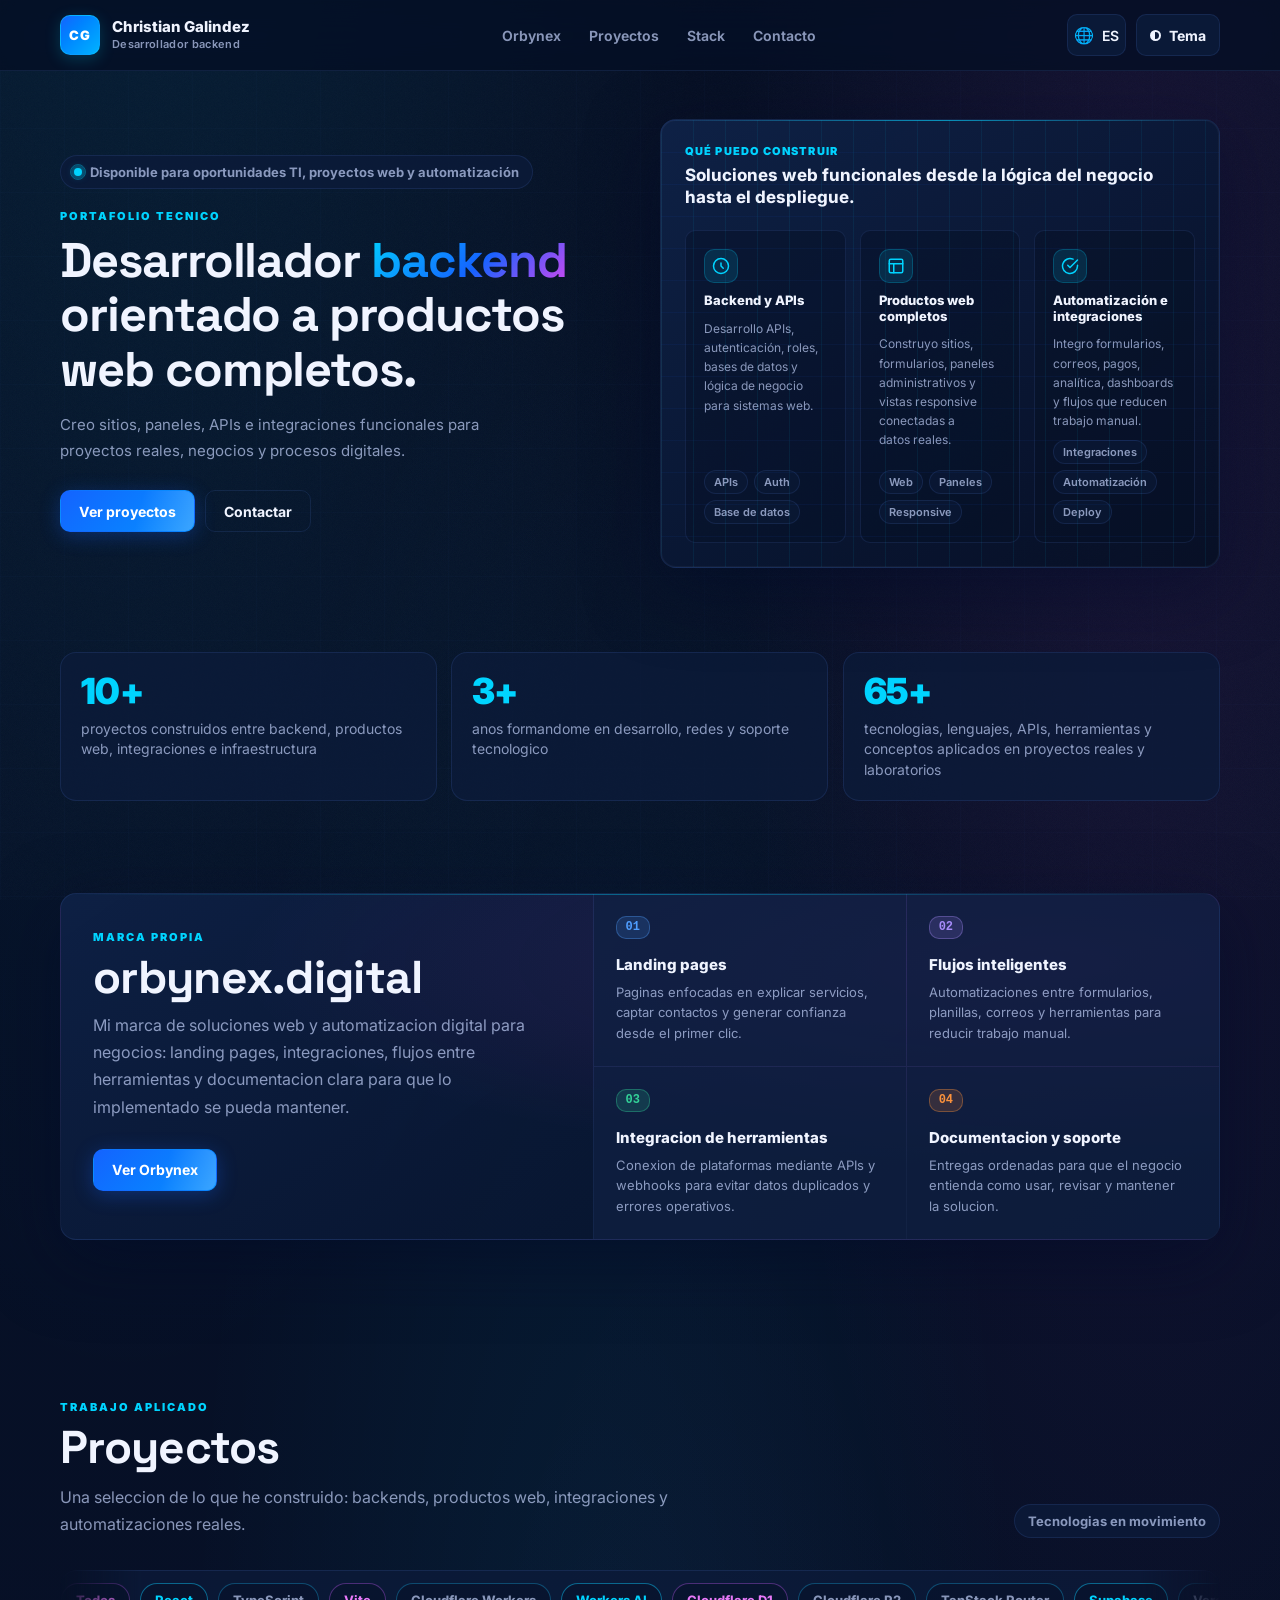
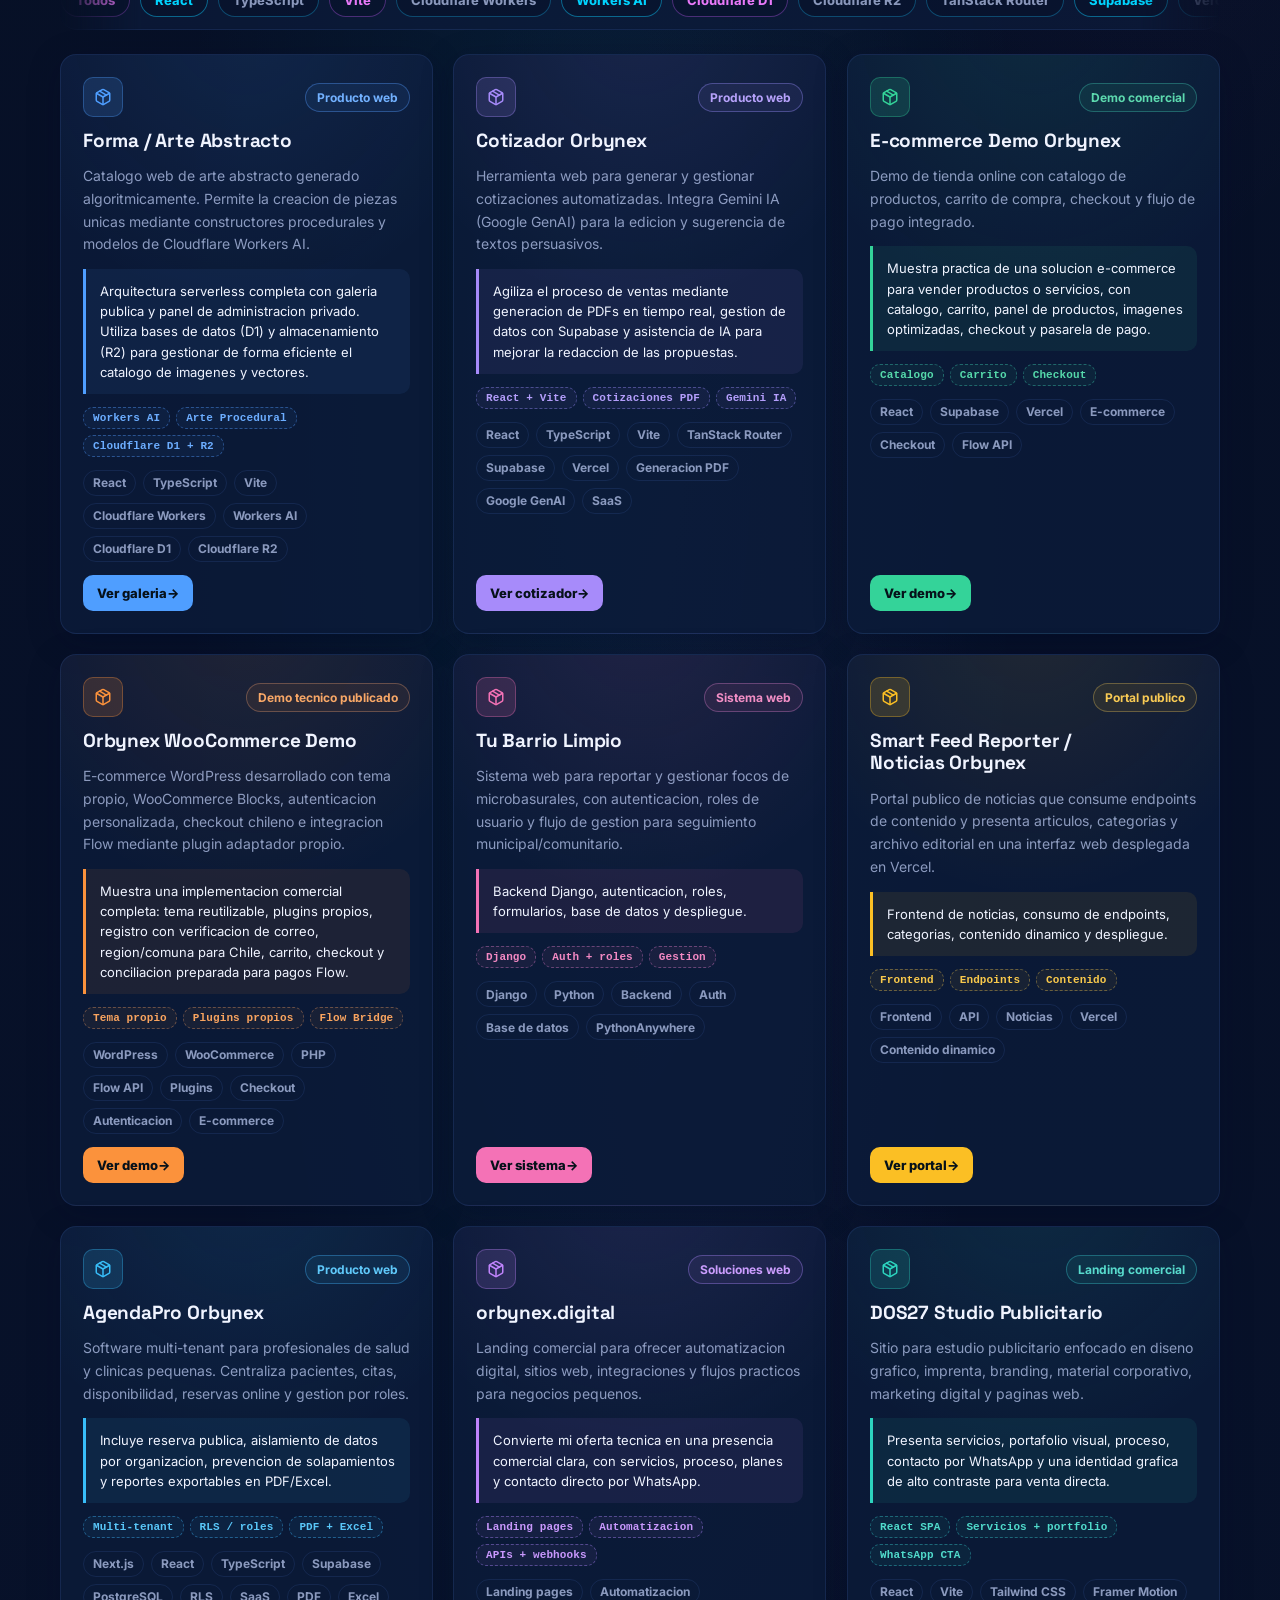
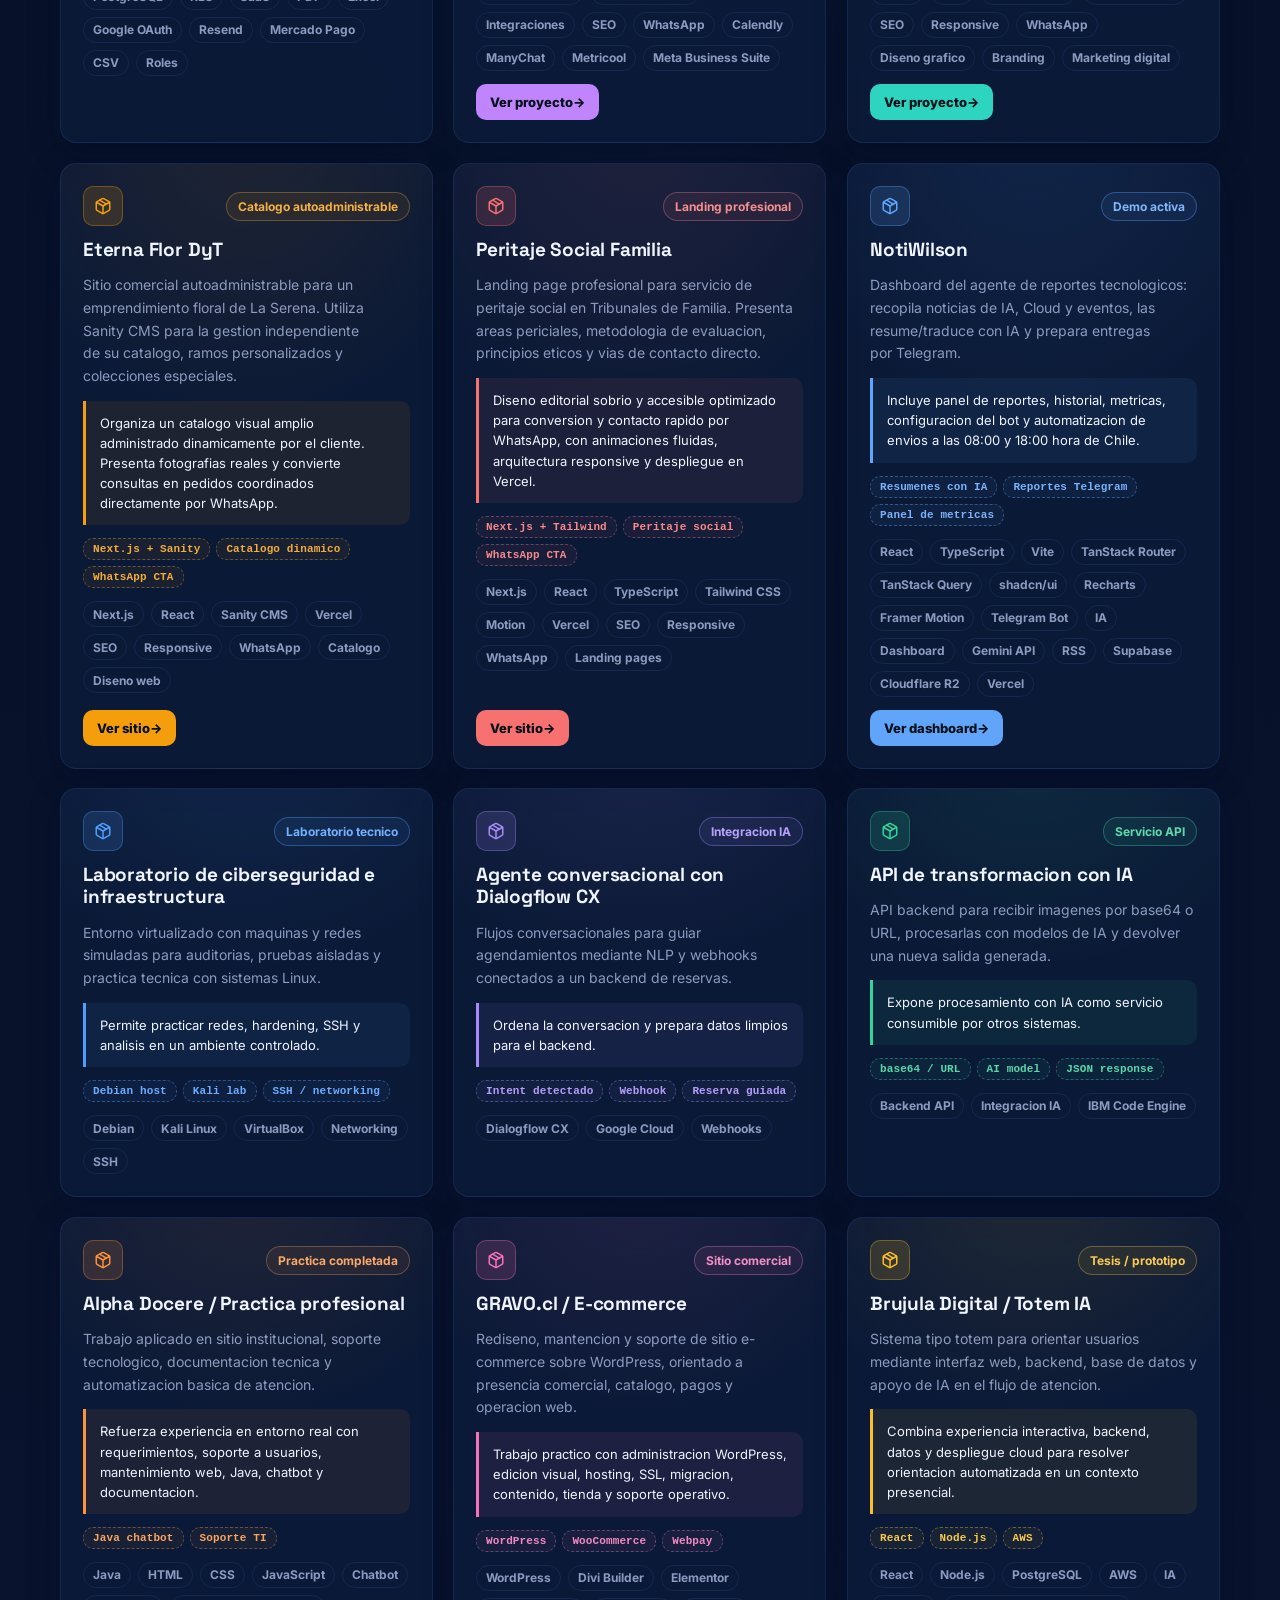
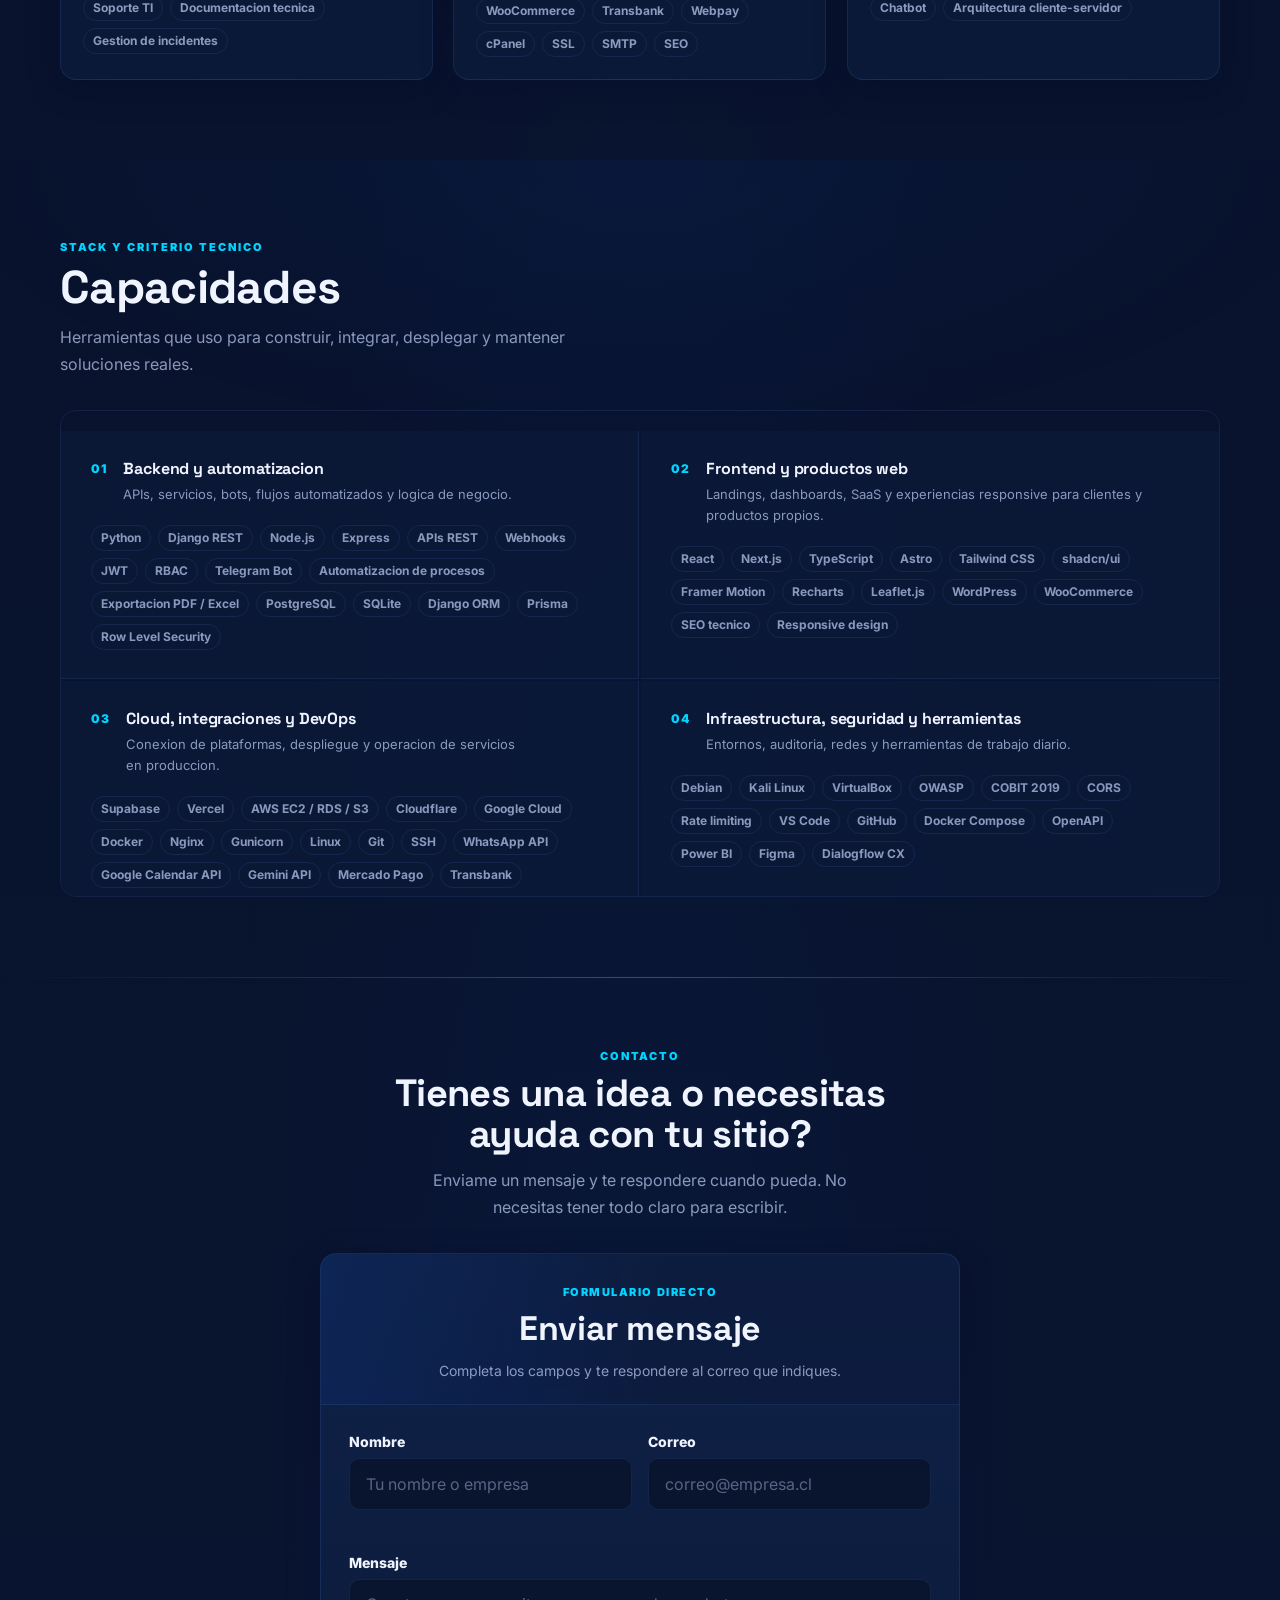
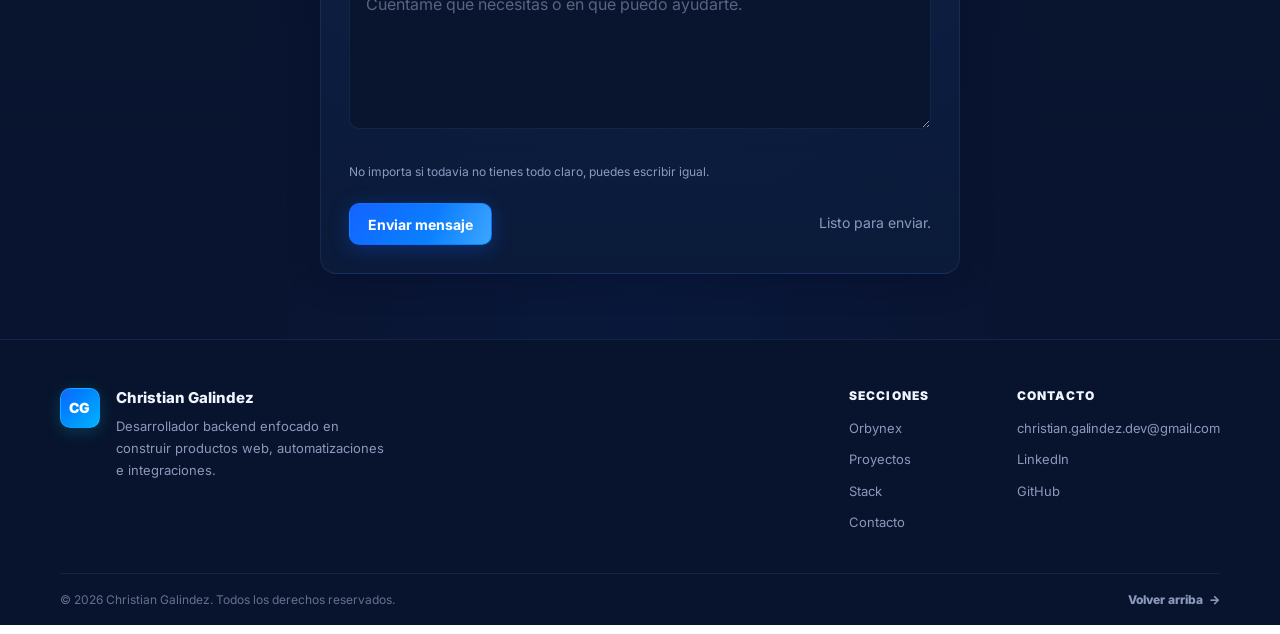
<file: index.html>
<!doctype html>
<html lang="es" id="html-root">

<head>
  <meta charset="utf-8" />
  <meta name="viewport" content="width=device-width,initial-scale=1" />
  <meta name="description"
    content="Portafolio tecnico de Christian Galindez: backend, APIs, automatizacion, Linux e integraciones." />
  <title>Christian Galindez | Backend, APIs e Integraciones</title>

  <meta property="og:title" content="Christian Galindez | Backend, APIs e Integraciones" />
  <meta property="og:description"
    content="Portafolio tecnico con proyectos backend, automatizacion, integraciones y experiencia en infraestructura." />
  <meta property="og:type" content="website" />
  <meta property="og:image" content="assets/img/og-preview.svg" />
  <meta name="theme-color" content="#071A3D" media="(prefers-color-scheme: dark)" />
  <meta name="theme-color" content="#f5f7fb" media="(prefers-color-scheme: light)" />
  <link rel="canonical" href="https://portafolio.orbynexdigital.cl/" />
  <link rel="icon" href="assets/icons/favicon.svg" type="image/svg+xml" />

  <script type="text/javascript">
    (function (c, l, a, r, i, t, y) {
      c[a] = c[a] || function () { (c[a].q = c[a].q || []).push(arguments) };
      t = l.createElement(r); t.async = 1; t.src = "https://www.clarity.ms/tag/" + i;
      y = l.getElementsByTagName(r)[0]; y.parentNode.insertBefore(t, y);
    })(window, document, "clarity", "script", "xitm3bllyn");
  </script>

  <link rel="preconnect" href="https://fonts.googleapis.com" />
  <link rel="preconnect" href="https://fonts.gstatic.com" crossorigin />
  <link
    href="https://fonts.googleapis.com/css2?family=Inter:wght@400;500;600;700;800&family=Space+Grotesk:wght@500;600;700&display=swap"
    rel="stylesheet" />

  <link rel="stylesheet" href="css/styles.css" />
</head>

<body data-theme="dark">
  <a class="skip-link" href="#main" data-i18n="a11y.skip">Saltar al contenido</a>
  <div class="bg-grid" aria-hidden="true"></div>
  <div class="page-floaters" id="page-floaters" aria-hidden="true"></div>

  <header class="topbar">
    <div class="container">
      <div class="topbar-inner">
        <a class="brand" href="#top" aria-label="Ir al inicio" data-i18n-aria-label="a11y.home">
          <span class="logo" aria-hidden="true" data-i18n="brand.logo">CG</span>
          <span>
            <strong data-i18n="brand.name">Christian Galindez</strong>
            <small data-i18n="brand.role">Desarrollador backend</small>
          </span>
        </a>

        <nav class="nav" aria-label="Secciones principales" data-i18n-aria-label="a11y.nav">
          <a href="#orbynex" data-i18n="nav.orbynex">Orbynex</a>
          <a href="#projects" data-i18n="nav.projects">Proyectos</a>
          <a href="#skills" data-i18n="nav.skills">Stack</a>
          <a href="#contacto" data-i18n="nav.contact">Contacto</a>
        </nav>

        <div class="actions">
          <div class="lang-selector" id="langSelector">
            <button class="icon-btn" aria-label="Idioma" aria-expanded="false" aria-controls="langDropdown">
              🌐 <span id="currentLangDisplay">ES</span>
            </button>
            <div class="lang-dropdown" id="langDropdown" aria-hidden="true">
              <button type="button" data-lang="es">Español</button>
              <button type="button" data-lang="en">English</button>
              <button type="button" data-lang="pt">Português</button>
            </div>
          </div>

          <button class="icon-btn menu-btn" id="menuBtn" type="button" aria-label="Abrir menu" data-i18n-aria-label="a11y.menu_open" aria-expanded="false" aria-controls="mobileNav">
            <span aria-hidden="true"></span>
          </button>
          <button class="btn theme-btn" id="themeBtn" type="button" aria-label="Cambiar tema" data-i18n-aria-label="a11y.theme">
            <span class="theme-dot" aria-hidden="true"></span>
            Tema
          </button>
        </div>
      </div>

      <nav class="mobile-nav" id="mobileNav" aria-label="Secciones moviles" data-i18n-aria-label="a11y.mobile_nav">
        <a href="#orbynex" data-i18n="nav.orbynex">Orbynex</a>
        <a href="#projects" data-i18n="nav.projects">Proyectos</a>
        <a href="#skills" data-i18n="nav.skills">Stack</a>
        <a href="#contacto" data-i18n="nav.contact">Contacto</a>
      </nav>
    </div>
  </header>

  <main id="main">
    <section class="hero" id="top" aria-labelledby="hero-title">
      <div class="hero-floaters" id="hero-floaters" aria-hidden="true"></div>
      <div class="container hero-layout">
        <div class="hero-copy reveal">
          <span class="status-pill">
            <span class="status-dot" aria-hidden="true"></span>
            <span id="hero-disponibilidad"></span>
          </span>

          <p class="eyebrow" data-i18n="hero.eyebrow">Portafolio tecnico</p>
          <h1 id="hero-title"><span id="hero-headline"></span></h1>
          <p class="hero-lead" id="hero-desc"></p>

          <div class="hero-actions">
            <a class="btn primary" href="#projects" data-i18n="hero.btn_projects">Ver proyectos</a>
            <a class="btn quiet" href="#contacto" data-i18n="hero.btn_contact">Contactar</a>
          </div>

          <div class="hero-tags" id="hero-tags"></div>
        </div>

        <div class="workbench reveal" aria-label="Qué puedo construir" data-i18n-aria-label="a11y.wb_title">
          <div class="wb-intro">
            <p class="wb-label" data-i18n="wb.eyebrow">QUÉ PUEDO CONSTRUIR</p>
            <p class="wb-sub" data-i18n="wb.desc">Soluciones web funcionales desde la lógica del negocio hasta el despliegue.</p>
          </div>

          <div class="wb-steps">
            <div class="wb-step">
              <span class="wb-icon" aria-hidden="true">
                <svg width="18" height="18" viewBox="0 0 24 24" fill="none" stroke="currentColor" stroke-width="2" stroke-linecap="round" stroke-linejoin="round"><circle cx="12" cy="12" r="10"/><path d="M12 8v4l3 3"/></svg>
              </span>
              <strong data-i18n="wb.steps.0.title">Backend y APIs</strong>
              <p data-i18n="wb.steps.0.desc">Desarrollo APIs, autenticación, roles, bases de datos y lógica de negocio para sistemas web.</p>
              <div class="wb-step-tags" aria-label="Backend y APIs" data-i18n-aria-label="a11y.wb_step1">
                <span class="wb-tag">APIs</span>
                <span class="wb-tag">Auth</span>
                <span class="wb-tag">Base de datos</span>
              </div>
            </div>
            <span class="wb-arrow" aria-hidden="true">→</span>
            <div class="wb-step">
              <span class="wb-icon" aria-hidden="true">
                <svg width="18" height="18" viewBox="0 0 24 24" fill="none" stroke="currentColor" stroke-width="2" stroke-linecap="round" stroke-linejoin="round"><rect x="3" y="3" width="18" height="18" rx="2"/><path d="M3 9h18M9 21V9"/></svg>
              </span>
              <strong data-i18n="wb.steps.1.title">Productos web completos</strong>
              <p data-i18n="wb.steps.1.desc">Construyo sitios, formularios, paneles administrativos y vistas responsive conectadas a datos reales.</p>
              <div class="wb-step-tags" aria-label="Productos web completos" data-i18n-aria-label="a11y.wb_step2">
                <span class="wb-tag">Web</span>
                <span class="wb-tag">Paneles</span>
                <span class="wb-tag">Responsive</span>
              </div>
            </div>
            <span class="wb-arrow" aria-hidden="true">→</span>
            <div class="wb-step">
              <span class="wb-icon" aria-hidden="true">
                <svg width="18" height="18" viewBox="0 0 24 24" fill="none" stroke="currentColor" stroke-width="2" stroke-linecap="round" stroke-linejoin="round"><path d="M22 11.08V12a10 10 0 1 1-5.93-9.14"/><polyline points="22 4 12 14.01 9 11.01"/></svg>
              </span>
              <strong data-i18n="wb.steps.2.title">Automatización e integraciones</strong>
              <p data-i18n="wb.steps.2.desc">Integro formularios, correos, pagos, analítica, dashboards y flujos que reducen trabajo manual.</p>
              <div class="wb-step-tags" aria-label="Automatización e integraciones" data-i18n-aria-label="a11y.wb_step3">
                <span class="wb-tag">Integraciones</span>
                <span class="wb-tag">Automatización</span>
                <span class="wb-tag">Deploy</span>
              </div>
            </div>
          </div>
        </div>
      </div>
    </section>

    <section class="proof-strip" aria-label="Indicadores principales">
      <div class="container proof-grid" id="proof-stats"></div>
    </section>

    <section class="section-block venture-section" id="orbynex" aria-labelledby="orbynex-heading">
      <div class="container">
        <div class="venture-panel reveal">
          <div class="venture-copy">
            <p class="eyebrow" data-i18n="orbynex.eyebrow">Marca propia</p>
            <h2 id="orbynex-heading"><span id="venture-name"></span></h2>
            <p class="section-desc" id="venture-summary"></p>
            <div class="venture-actions">
              <a class="btn primary" id="venture-link" href="#" target="_blank" rel="noopener" data-i18n="orbynex.btn">Ver Orbynex</a>
            </div>
          </div>

          <div class="venture-services" id="venture-services"></div>
        </div>
      </div>
    </section>

    <section class="section-block" id="projects" aria-labelledby="projects-heading">
      <div class="container">
        <div class="section-head reveal">
          <div>
            <p class="eyebrow" data-i18n="projects.eyebrow">Trabajo aplicado</p>
            <h2 id="projects-heading" data-i18n="projects.title">Proyectos</h2>
            <p class="section-desc" data-i18n="projects.desc">Una seleccion de lo que he construido: backends, productos web, integraciones y automatizaciones reales.</p>
          </div>
          <span class="pill" data-i18n="projects.marquee">Tecnologias en movimiento</span>
        </div>

        <div class="tech-marquee" id="filter-bar" aria-label="Tecnologias usadas en proyectos"></div>
        <div class="projects-grid" id="projects-grid"></div>
      </div>
    </section>

    <section class="section-block stack-section" id="skills" aria-labelledby="skills-heading">
      <div class="container">
        <div class="section-head reveal">
          <div>
            <p class="eyebrow" data-i18n="skills.eyebrow">Stack y criterio tecnico</p>
            <h2 id="skills-heading" data-i18n="skills.title">Capacidades</h2>
            <p class="section-desc" data-i18n="skills.desc">Herramientas que uso para construir, integrar, desplegar y mantener soluciones reales.</p>
          </div>
        </div>

        <div class="capability-grid" id="skills-grid"></div>
      </div>
    </section>

    <section class="section-block contact-section" id="contacto" aria-labelledby="contact-heading">
      <div class="container">
        <div class="contact-section-head reveal">
          <p class="eyebrow" data-i18n="contact.eyebrow">Contacto</p>
          <h2 id="contact-heading" data-i18n="contact.title">Tienes una idea o necesitas ayuda con tu sitio?</h2>
          <p class="section-desc" id="contact-pitch"></p>
        </div>

        <div class="contact-shell">
          <div class="contact-form-card reveal">
            <div class="form-card-head form-card-head--center">
              <span data-i18n="contact.form_label">Formulario directo</span>
              <h3 data-i18n="contact.form_title">Enviar mensaje</h3>
              <p data-i18n="contact.form_desc">Completa los campos y te respondere al correo que indiques.</p>
            </div>

            <form class="contact-form" id="contact-form" novalidate>
              <input type="hidden" name="access_key" value="f1db6074-f8c9-4930-9d18-9f3fea62ae00" />
              <input type="hidden" name="subject" value="Nueva consulta desde el sitio web de Orbynex Digital" />
              <input type="hidden" name="from_name" value="Sitio web Orbynex Digital" />
              <input class="botcheck-field" type="checkbox" name="botcheck" tabindex="-1" autocomplete="off" />

              <div class="form-grid">
                <div class="form-field">
                  <label for="name" data-i18n="contact.name_lbl">Nombre</label>
                  <input id="name" type="text" name="name" autocomplete="name" placeholder="Tu nombre o empresa" data-i18n-placeholder="contact.name_ph" aria-describedby="name-error" required />
                  <span class="field-error" id="name-error"></span>
                </div>

                <div class="form-field">
                  <label for="email" data-i18n="contact.email_lbl">Correo</label>
                  <input id="email" type="email" name="email" inputmode="email" autocomplete="email" placeholder="correo@empresa.cl" data-i18n-placeholder="contact.email_ph" aria-describedby="email-error" required />
                  <span class="field-error" id="email-error"></span>
                </div>
              </div>

              <div class="form-field">
                <label for="message" data-i18n="contact.msg_lbl">Mensaje</label>
                <textarea id="message" name="message" rows="6" placeholder="Cuentame que necesitas o en que puedo ayudarte." data-i18n-placeholder="contact.msg_ph" aria-describedby="message-error form-helper" required></textarea>
                <span class="field-error" id="message-error"></span>
                <span class="form-helper" id="form-helper" data-i18n="contact.msg_help">No importa si todavia no tienes todo claro, puedes escribir igual.</span>
              </div>

              <div class="form-actions">
                <button class="btn primary" id="contact-submit" type="submit" data-i18n="contact.btn">Enviar mensaje</button>
                <p class="form-status" id="form-status" role="status" aria-live="polite" data-i18n="contact.status_ready">Listo para enviar.</p>
              </div>
            </form>
          </div>
        </div>
      </div>
    </section>

    <footer>
      <div class="footer-rain" id="footer-rain" aria-hidden="true"></div>
      <div class="container footer-top">
        <div class="footer-brand">
          <span class="logo footer-logo" aria-hidden="true" data-i18n="footer.logo">CG</span>
          <div>
            <strong data-i18n="footer.name">Christian Galindez</strong>
            <p data-i18n="footer.desc">Desarrollador backend enfocado en construir productos web, automatizaciones e integraciones.</p>
          </div>
        </div>

        <nav class="footer-nav" aria-label="Navegacion del footer" data-i18n-aria-label="a11y.footer_nav">
          <div class="footer-col">
            <span class="footer-col-title" data-i18n="footer.col_sections">Secciones</span>
            <a href="#orbynex" data-i18n="nav.orbynex">Orbynex</a>
            <a href="#projects" data-i18n="nav.projects">Proyectos</a>
            <a href="#skills" data-i18n="nav.skills">Stack</a>
            <a href="#contacto" data-i18n="nav.contact">Contacto</a>
          </div>
          <div class="footer-col">
            <span class="footer-col-title" data-i18n="footer.col_contact">Contacto</span>
            <span class="footer-email" id="contact-email">christian.galindez.dev@gmail.com</span>
            <a class="link-linkedin" href="#" target="_blank" rel="noopener">LinkedIn</a>
            <a class="link-github" href="#" target="_blank" rel="noopener">GitHub</a>
          </div>
        </nav>
      </div>

      <div class="container footer-bottom">
        <span class="footer-copy">&copy; <span id="year"></span> Christian Galindez. <span data-i18n="footer.rights">Todos los derechos reservados.</span></span>
        <a class="section-link footer-up" href="#top" data-i18n="footer.top">Volver arriba</a>
      </div>
    </footer>
  </main>

  <script src="js/main.js"></script>
</body>

</html>
</file>
<file: css/styles.css>
/* ======================================================
   VARIABLES
   ====================================================== */
:root {
  --bg: #060f24;
  --bg-soft: #091430;
  --surface: #0c1b3a;
  --surface-strong: #0f2248;
  --text: #f0f4ff;
  --muted: rgba(200, 215, 255, .68);
  --line: rgba(100, 150, 255, .12);
  --accent: #00d4ff;
  --accent-2: #1463ff;
  --accent-3: #d946ef;
  --accent-soft: #e879f9;
  --graphite: #111827;
  --soft-cloud: #f5f8ff;
  --danger: #ff6b6b;
  --success: #34d399;
  --shadow: 0 20px 70px rgba(0, 10, 40, .50);
  --shadow-card: 0 8px 32px rgba(0, 10, 40, .30);
  --shadow-glow: 0 0 40px rgba(0, 212, 255, .10);
  --radius: 10px;
  --radius-lg: 16px;
  --max: 1160px;
  --transition: .22s cubic-bezier(.4, 0, .2, 1);

  /* Mouse-tracking gradient orb — updated by JS */
  --glow-x: 50%;
  --glow-y: 30%;
  --glow-opacity-bg: 0.0;
}

[data-theme="light"] {
  --bg: #f0f4ff;
  --bg-soft: #e6edff;
  --surface: #ffffff;
  --surface-strong: #eef3ff;
  --text: #0c1535;
  --muted: rgba(12, 21, 53, .60);
  --line: rgba(20, 99, 255, .10);
  --shadow: 0 14px 40px rgba(7, 26, 61, .12);
  --shadow-card: 0 6px 24px rgba(7, 26, 61, .09);
  --shadow-glow: 0 0 40px rgba(0, 212, 255, .06);
}

[data-theme="light"] body {
  /*
    Light mode: azul suave + rosa/magenta offset — más visible que
    antes pero sin saturar el fondo blanco. El orbe cian se mantiene
    tenue y el magenta le da el toque de color pedido.
  */
  background:
    radial-gradient(ellipse 58% 46% at calc(var(--glow-x) - 3%) calc(var(--glow-y) - 2%), rgba(20, 99, 255, calc(var(--glow-opacity-bg) * 0.10 + 0.04)) 0%, transparent 62%),
    radial-gradient(ellipse 42% 34% at calc(var(--glow-x) + 5%) calc(var(--glow-y) + 5%), rgba(217, 70, 239, calc(var(--glow-opacity-bg) * 0.08 + 0.025)) 0%, transparent 55%),
    radial-gradient(ellipse 70% 45% at 10% -8%, rgba(20, 99, 255, .06) 0%, transparent 60%),
    radial-gradient(ellipse 55% 38% at 88% 4%, rgba(217, 70, 239, .05) 0%, transparent 55%),
    radial-gradient(ellipse 50% 55% at 50% 100%, rgba(20, 99, 255, .04) 0%, transparent 65%),
    linear-gradient(180deg, var(--bg) 0%, var(--bg-soft) 100%);
}

/* ======================================================
   RESET & BASE
   ====================================================== */
* {
  box-sizing: border-box;
}

html {
  scroll-behavior: smooth;
}

body {
  margin: 0;
  min-height: 100vh;
  /*
    Two-color mouse orb: cian on the left side of the cursor,
    a faint magenta halo slightly offset — gives depth without
    being garish. The JS keeps --glow-x/y updated via lerp.
  */
  background:
    radial-gradient(ellipse 55% 42% at calc(var(--glow-x) - 3%) calc(var(--glow-y) - 2%), rgba(0, 212, 255, calc(var(--glow-opacity-bg) * 0.20 + 0.07)) 0%, transparent 60%),
    radial-gradient(ellipse 40% 32% at calc(var(--glow-x) + 5%) calc(var(--glow-y) + 4%), rgba(217, 70, 239, calc(var(--glow-opacity-bg) * 0.12 + 0.03)) 0%, transparent 55%),
    radial-gradient(ellipse 80% 50% at 10% -10%, rgba(0, 212, 255, .10) 0%, transparent 60%),
    radial-gradient(ellipse 60% 40% at 90% 5%, rgba(217, 70, 239, .08) 0%, transparent 55%),
    radial-gradient(ellipse 50% 60% at 50% 100%, rgba(20, 99, 255, .06) 0%, transparent 65%),
    linear-gradient(180deg, var(--bg) 0%, var(--bg-soft) 100%);
  color: var(--text);
  font-family: "Inter", ui-sans-serif, system-ui, -apple-system, BlinkMacSystemFont, "Segoe UI", Arial, sans-serif;
  overflow-x: hidden;
  -webkit-font-smoothing: antialiased;
  /* No CSS transition on background — JS handles smoothness via lerp */
}

/* Subtle noise/grain texture overlay */
body::before {
  content: "";
  position: fixed;
  inset: 0;
  z-index: -1;
  pointer-events: none;
  opacity: 0.028;
  background-image: url("data:image/svg+xml,%3Csvg viewBox='0 0 256 256' xmlns='http://www.w3.org/2000/svg'%3E%3Cfilter id='noise'%3E%3CfeTurbulence type='fractalNoise' baseFrequency='0.9' numOctaves='4' stitchTiles='stitch'/%3E%3C/filter%3E%3Crect width='100%25' height='100%25' filter='url(%23noise)'/%3E%3C/svg%3E");
  background-size: 180px 180px;
}

[data-theme="light"] body::before {
  opacity: 0.016;
}

body::selection {
  background: rgba(0, 212, 255, .24);
}

a {
  color: inherit;
  text-decoration: none;
}

button,
input,
textarea {
  font: inherit;
}

[hidden] {
  display: none !important;
}

h1,
h2,
h3,
p {
  text-wrap: pretty;
}

h1,
h2,
h3 {
  font-family: "Space Grotesk", "Inter", ui-sans-serif, system-ui, sans-serif;
}

h1 {
  margin: 0;
  max-width: 18ch;
  font-size: clamp(30px, 3.8vw, 52px);
  line-height: 1.08;
  letter-spacing: -.022em;
}

/* Gradient accent word inside the hero headline */
#hero-headline .grad,
.grad-text {
  background: linear-gradient(135deg, var(--accent) 0%, var(--accent-2) 55%, var(--accent-3) 100%);
  -webkit-background-clip: text;
  background-clip: text;
  -webkit-text-fill-color: transparent;
  color: transparent;
}

#hero-title {
  line-height: 1.12;
}

.hero-mobile-break {
  display: none;
}

h2 {
  margin: 0;
  font-size: clamp(28px, 4vw, 46px);
  line-height: 1.04;
  letter-spacing: -.015em;
}

h3 {
  margin: 0;
  font-size: 21px;
  line-height: 1.18;
  letter-spacing: -.01em;
}

/* ======================================================
   LAYOUT
   ====================================================== */
.container {
  width: min(100% - 36px, var(--max));
  margin: 0 auto;
}

/* ======================================================
   BACKGROUND GRID
   ====================================================== */
.bg-grid {
  position: fixed;
  inset: 0;
  z-index: -1;
  pointer-events: none;
  opacity: .18;
  background-image:
    linear-gradient(to right, rgba(100, 160, 255, .12) 1px, transparent 1px),
    linear-gradient(to bottom, rgba(100, 160, 255, .12) 1px, transparent 1px);
  background-size: 64px 64px;
}

[data-theme="light"] .bg-grid {
  opacity: .28;
  background-image:
    linear-gradient(to right, rgba(20, 99, 255, .07) 1px, transparent 1px),
    linear-gradient(to bottom, rgba(20, 99, 255, .07) 1px, transparent 1px);
}

/* ======================================================
   SKIP LINK
   ====================================================== */
.skip-link {
  position: absolute;
  top: -100%;
  left: 16px;
  z-index: 1000;
  padding: 10px 14px;
  border-radius: 0 0 var(--radius) var(--radius);
  background: var(--accent);
  color: #06111a;
  font-weight: 800;
  transition: top var(--transition);
}

.skip-link:focus {
  top: 0;
}

/* ======================================================
   HEADER / TOPBAR
   ====================================================== */
.topbar {
  position: sticky;
  top: 0;
  z-index: 100;
  border-bottom: 1px solid var(--line);
  background: color-mix(in srgb, var(--bg) 82%, transparent);
  backdrop-filter: blur(20px) saturate(1.4);
  -webkit-backdrop-filter: blur(20px) saturate(1.4);
}

.topbar-inner {
  display: flex;
  align-items: center;
  justify-content: space-between;
  gap: 18px;
  min-height: 70px;
}

.brand {
  display: inline-flex;
  align-items: center;
  gap: 12px;
  min-width: 0;
}

.brand strong,
.brand small {
  display: block;
}

.brand strong {
  line-height: 1.05;
  font-size: 15px;
  font-weight: 800;
}

.brand small {
  margin-top: 3px;
  color: var(--muted);
  font-size: 11px;
  font-weight: 600;
  letter-spacing: .03em;
}

.logo {
  display: grid;
  place-items: center;
  width: 40px;
  height: 40px;
  border: 1px solid color-mix(in srgb, var(--accent) 40%, var(--line));
  border-radius: var(--radius);
  background: linear-gradient(135deg, var(--accent-2), color-mix(in srgb, var(--accent) 70%, var(--accent-2)));
  color: #fff;
  font-size: 13px;
  font-weight: 900;
  letter-spacing: .04em;
  box-shadow: 0 4px 16px rgba(0, 212, 255, .20);
  transition: box-shadow var(--transition), transform var(--transition);
}

.brand:hover .logo {
  box-shadow: 0 6px 24px rgba(0, 212, 255, .35);
  transform: translateY(-1px);
}

.nav {
  display: flex;
  align-items: center;
  gap: 2px;
}

.nav a,
.mobile-nav a {
  color: var(--muted);
  font-size: 14px;
  font-weight: 650;
  padding: 9px 13px;
  border-radius: var(--radius);
  transition: color var(--transition), background var(--transition);
  position: relative;
}

.nav a:hover,
.mobile-nav a:hover {
  color: var(--text);
  background: color-mix(in srgb, var(--surface) 80%, transparent);
}

.actions {
  display: flex;
  align-items: center;
  gap: 10px;
}

/* ======================================================
   BUTTONS
   ====================================================== */
.btn,
.icon-btn {
  min-height: 42px;
  border: 1px solid var(--line);
  border-radius: var(--radius);
  background: color-mix(in srgb, var(--surface) 90%, transparent);
  color: var(--text);
  cursor: pointer;
  transition: transform var(--transition), border-color var(--transition), background var(--transition), box-shadow var(--transition);
}

.btn {
  display: inline-flex;
  align-items: center;
  justify-content: center;
  gap: 10px;
  padding: 0 18px;
  font-size: 14px;
  font-weight: 720;
  white-space: nowrap;
}

.btn:hover,
.icon-btn:hover {
  transform: translateY(-2px);
  border-color: color-mix(in srgb, var(--accent) 50%, var(--line));
  background: color-mix(in srgb, var(--surface-strong) 95%, transparent);
  box-shadow: 0 6px 20px rgba(0, 0, 0, .14);
}

.btn:active {
  transform: translateY(0);
}

.btn:disabled {
  cursor: wait;
  opacity: .70;
  transform: none;
}

.btn.primary {
  border-color: transparent;
  background: linear-gradient(135deg, var(--accent-2) 0%, color-mix(in srgb, var(--accent-2) 60%, var(--accent)) 100%);
  color: #fff;
  box-shadow: 0 4px 20px rgba(20, 99, 255, .30);
  position: relative;
  overflow: hidden;
}

/* Shimmer sweep on hover */
.btn.primary::before {
  content: "";
  position: absolute;
  inset: 0;
  background: linear-gradient(
    105deg,
    transparent 30%,
    rgba(255, 255, 255, .18) 50%,
    transparent 70%
  );
  background-size: 200% 100%;
  background-position: 200% 0;
  transition: background-position .55s cubic-bezier(.4, 0, .2, 1);
  pointer-events: none;
}

.btn.primary:hover::before {
  background-position: -50% 0;
}

.btn.primary:hover {
  background: linear-gradient(135deg, color-mix(in srgb, var(--accent-2) 85%, #fff) 0%, var(--accent) 100%);
  box-shadow: 0 10px 36px rgba(20, 99, 255, .48), 0 0 0 1px rgba(0, 212, 255, .24) inset;
  border-color: transparent;
  transform: translateY(-3px);
}

.btn.primary:active {
  transform: translateY(-1px);
  box-shadow: 0 4px 16px rgba(20, 99, 255, .32);
}

/* Ripple element injected by JS */
.btn.primary .ripple {
  position: absolute;
  border-radius: 50%;
  background: rgba(255, 255, 255, .28);
  transform: scale(0);
  animation: ripple-expand .55s cubic-bezier(.4, 0, .2, 1) forwards;
  pointer-events: none;
}

@keyframes ripple-expand {
  to {
    transform: scale(4);
    opacity: 0;
  }
}

.btn.quiet {
  background: transparent;
  border-color: var(--line);
}

.btn.quiet:hover {
  background: color-mix(in srgb, var(--surface) 60%, transparent);
}

.theme-btn {
  padding-inline: 13px;
  gap: 8px;
}

.theme-dot {
  width: 11px;
  height: 11px;
  border: 2px solid currentColor;
  border-radius: 50%;
  background: linear-gradient(90deg, currentColor 50%, transparent 50%);
}

.menu-btn {
  display: none;
  width: 42px;
  padding: 0;
}

.menu-btn span,
.menu-btn span::before,
.menu-btn span::after {
  display: block;
  width: 18px;
  height: 2px;
  margin: 0 auto;
  border-radius: 999px;
  background: currentColor;
  content: "";
  transition: transform var(--transition);
}

.menu-btn span::before {
  transform: translateY(-6px);
}

.menu-btn span::after {
  transform: translateY(4px);
}

.mobile-nav {
  display: none;
  padding: 0 0 14px;
}

.mobile-nav.open {
  display: grid;
  gap: 4px;
}

/* ======================================================
   PILLS & BADGES
   ====================================================== */
.status-pill,
.pill,
.badge {
  display: inline-flex;
  align-items: center;
  gap: 8px;
  border: 1px solid var(--line);
  border-radius: 999px;
  background: color-mix(in srgb, var(--surface) 80%, transparent);
  color: var(--muted);
  font-size: 13px;
  font-weight: 700;
}

.status-pill,
.pill {
  padding: 8px 13px;
}

.badge {
  padding: 6px 11px;
  font-size: 12px;
}

.status-dot {
  width: 8px;
  height: 8px;
  border-radius: 50%;
  background: var(--accent);
  box-shadow:
    0 0 0 3px color-mix(in srgb, var(--accent) 22%, transparent),
    0 0 8px rgba(0, 212, 255, .40);
  animation: pulse-dot 2.8s cubic-bezier(.4, 0, .6, 1) infinite;
  position: relative;
}

.status-dot::after {
  content: "";
  position: absolute;
  inset: -4px;
  border-radius: 50%;
  background: transparent;
  border: 1.5px solid color-mix(in srgb, var(--accent) 35%, transparent);
  animation: pulse-ring 2.8s cubic-bezier(.4, 0, .6, 1) infinite .4s;
}

@keyframes pulse-dot {
  0%, 100% {
    box-shadow:
      0 0 0 3px color-mix(in srgb, var(--accent) 22%, transparent),
      0 0 8px rgba(0, 212, 255, .40);
    transform: scale(1);
  }
  45% {
    box-shadow:
      0 0 0 6px color-mix(in srgb, var(--accent) 09%, transparent),
      0 0 14px rgba(0, 212, 255, .20);
    transform: scale(1.08);
  }
  55% {
    box-shadow:
      0 0 0 8px color-mix(in srgb, var(--accent) 05%, transparent),
      0 0 18px rgba(0, 212, 255, .12);
    transform: scale(1.04);
  }
}

@keyframes pulse-ring {
  0%, 100% { transform: scale(1); opacity: 0.8; }
  50% { transform: scale(1.8); opacity: 0; }
}

.eyebrow {
  margin: 0 0 10px;
  color: var(--accent);
  font-size: 11px;
  font-weight: 900;
  letter-spacing: .18em;
  text-transform: uppercase;
}

/* ======================================================
   HERO
   ====================================================== */
.hero {
  padding: 48px 0 44px;
  position: relative;
}

/* ── Floating hero stickers ── */
.hero-floaters {
  position: absolute;
  inset: 0;
  pointer-events: none;
  z-index: 0;
  overflow: hidden;
}

.hero-layout {
  position: relative;
  z-index: 1;
}

.floater {
  position: absolute;
  display: inline-flex;
  opacity: 0;
  transform: translate(-50%, -50%) rotate(var(--rot, 0deg));
  animation: floater-drift var(--dur, 6s) ease-in-out var(--del, 0s) infinite;
  will-change: transform, opacity;
}

.floater--emoji {
  font-size: 30px;
  filter: saturate(1.1);
  animation-name: floater-emoji;
}

@keyframes floater-drift {
  0%, 100% {
    opacity: .12;
    transform: translate(-50%, calc(-50% + 0px)) rotate(var(--rot, 0deg)) scale(.92);
  }
  50% {
    opacity: .26;
    transform: translate(-50%, calc(-50% - 20px)) rotate(calc(var(--rot, 0deg) + 8deg)) scale(1.04);
  }
}

@keyframes floater-emoji {
  0%, 100% { opacity: .55; transform: translate(-50%, -50%) rotate(-4deg); }
  50%      { opacity: .9;  transform: translate(-50%, calc(-50% - 12px)) rotate(5deg); }
}

[data-theme="light"] .floater { opacity: 0; }
[data-theme="light"] .floater--emoji { opacity: .7; }

/* ── Ambient side-gutter floaters across the whole page ── */
.page-floaters {
  position: fixed;
  inset: 0;
  z-index: 1;
  pointer-events: none;
  overflow: hidden;
}

.floater--page {
  position: absolute;
  display: inline-flex;
  opacity: 0;
  transform: translate(-50%, -50%) rotate(var(--rot, 0deg));
  animation: floater-drift var(--dur, 8s) ease-in-out var(--del, 0s) infinite;
  will-change: transform, opacity;
}

/* Keep icons out of the reading column on narrower screens */
@media (max-width: 1180px) {
  .page-floaters { display: none; }
}

[data-theme="light"] .floater--page { opacity: 0; }

.hero .eyebrow {
  margin-top: 20px;
}

.hero-layout {
  display: grid;
  grid-template-columns: minmax(0, 1fr) minmax(0, 1fr);
  align-items: center;
  gap: 40px;
}

.hero-copy {
  min-width: 0;
}

.hero-lead {
  max-width: 48ch;
  margin: 16px 0 0;
  color: var(--muted);
  font-size: 15px;
  line-height: 1.72;
}

.hero-actions {
  display: flex;
  flex-wrap: wrap;
  gap: 10px;
  margin-top: 26px;
}

/* hero-tags hidden; the process cards carry their own stage chips. */
.hero-tags {
  display: none;
}

/* ======================================================
   WORKBENCH (hero widget)
   ====================================================== */
.workbench {
  position: relative;
  width: 100%;
  min-width: 0;
  overflow: hidden;
  border: 1px solid var(--line);
  border-radius: var(--radius-lg);
  background:
    linear-gradient(145deg, color-mix(in srgb, var(--surface-strong) 94%, transparent), color-mix(in srgb, var(--bg) 90%, transparent));
  box-shadow: var(--shadow), 0 0 0 1px rgba(255,255,255,.04) inset;
  transition: box-shadow var(--transition), transform var(--transition);
}

.workbench:hover {
  box-shadow: var(--shadow), var(--shadow-glow);
  transform: translateY(-2px);
}

.workbench::before {
  position: absolute;
  inset: 0;
  pointer-events: none;
  background:
    linear-gradient(to right, color-mix(in srgb, var(--accent) 07%, transparent) 1px, transparent 1px),
    linear-gradient(to bottom, color-mix(in srgb, var(--accent-2) 06%, transparent) 1px, transparent 1px);
  background-size: 32px 32px;
  content: "";
}

.workbench::after {
  position: absolute;
  top: 0;
  left: 0;
  right: 0;
  height: 1px;
  background: linear-gradient(90deg, transparent, color-mix(in srgb, var(--accent) 60%, transparent), transparent);
  content: "";
}

/* ---- Workbench interior ---- */
.wb-intro {
  padding: 24px 24px 0;
}

.wb-label {
  margin: 0;
  color: var(--accent);
  font-size: 11px;
  font-weight: 900;
  letter-spacing: .10em;
  text-transform: uppercase;
}

.wb-sub {
  margin: 6px 0 0;
  color: var(--text);
  font-size: 17px;
  font-weight: 750;
  line-height: 1.3;
}

/* Three-step process row */
.wb-steps {
  display: grid;
  grid-template-columns: repeat(3, minmax(0, 1fr));
  align-items: stretch;
  gap: 14px;
  padding: 22px 24px 24px;
}

.wb-step {
  display: flex;
  flex-direction: column;
  min-height: 224px;
  gap: 10px;
  padding: 18px;
  border: 1px solid var(--line);
  border-radius: var(--radius);
  background: color-mix(in srgb, var(--bg) 40%, transparent);
  transition: border-color var(--transition), background var(--transition);
}

.wb-step:hover {
  border-color: color-mix(in srgb, var(--accent) 26%, var(--line));
  background: color-mix(in srgb, var(--surface-strong) 60%, transparent);
}

.wb-icon {
  order: 1;
  display: inline-flex;
  width: 34px;
  height: 34px;
  align-items: center;
  justify-content: center;
  border-radius: var(--radius);
  background: color-mix(in srgb, var(--accent) 12%, transparent);
  border: 1px solid color-mix(in srgb, var(--accent) 22%, transparent);
  color: var(--accent);
  flex-shrink: 0;
}

.wb-step strong {
  order: 2;
  color: var(--text);
  font-size: 13px;
  font-weight: 800;
  line-height: 1.2;
}

.wb-step p {
  order: 3;
  flex: 1;
  margin: 0;
  color: var(--muted);
  font-size: 12px;
  line-height: 1.6;
}

.wb-arrow {
  display: none;
  color: color-mix(in srgb, var(--accent) 40%, transparent);
  font-size: 18px;
}

/* Stage tags */
.wb-step-tags {
  order: 4;
  display: flex;
  flex-wrap: wrap;
  gap: 6px;
  margin-top: auto;
}

.wb-tag {
  padding: 4px 9px;
  border: 1px solid var(--line);
  border-radius: 999px;
  color: var(--muted);
  font-size: 11px;
  font-weight: 620;
  background: color-mix(in srgb, var(--surface) 60%, transparent);
  transition:
    color var(--transition),
    border-color var(--transition),
    background var(--transition),
    transform .18s cubic-bezier(.16, 1, .3, 1);
}

.wb-tag:hover {
  color: var(--text);
  border-color: color-mix(in srgb, var(--accent) 36%, var(--line));
  background: color-mix(in srgb, var(--accent) 07%, transparent);
  transform: translateY(-1px);
}

/* ======================================================
   PROOF STRIP / STATS
   ====================================================== */
.proof-strip {
  padding: 24px 0 60px;
}

.proof-grid {
  display: grid;
  grid-template-columns: repeat(3, minmax(0, 1fr));
  gap: 14px;
}

.stat {
  min-height: 110px;
  padding: 20px;
  border: 1px solid var(--line);
  border-radius: var(--radius-lg);
  background: color-mix(in srgb, var(--surface) 78%, transparent);
  transition: transform var(--transition), border-color var(--transition), box-shadow var(--transition);
  position: relative;
  overflow: hidden;
}

.stat::before {
  content: "";
  position: absolute;
  top: 0;
  left: 0;
  right: 0;
  height: 2px;
  background: linear-gradient(90deg, var(--accent-2), var(--accent));
  opacity: 0;
  transition: opacity var(--transition);
}

.stat:hover {
  transform: translateY(-3px);
  border-color: color-mix(in srgb, var(--accent) 30%, var(--line));
  box-shadow: var(--shadow-card), var(--shadow-glow);
}

.stat:hover::before {
  opacity: 1;
}

.stat .k {
  display: block;
  color: var(--accent);
  font-size: 36px;
  font-weight: 950;
  line-height: 1;
  letter-spacing: -.02em;
}

.stat .t {
  display: block;
  margin-top: 10px;
  color: var(--muted);
  font-size: 14px;
  line-height: 1.45;
}

/* ======================================================
   SECTION BLOCKS
   ====================================================== */
.section-block {
  padding: 80px 0;
}

.section-head {
  display: flex;
  align-items: end;
  justify-content: space-between;
  gap: 22px;
  margin-bottom: 32px;
}

.section-desc {
  max-width: 64ch;
  margin: 12px 0 0;
  color: var(--muted);
  font-size: 16px;
  line-height: 1.7;
}

.section-link {
  display: inline-flex;
  align-items: center;
  gap: 6px;
  color: var(--accent);
  font-size: 14px;
  font-weight: 820;
  transition: gap var(--transition), color var(--transition);
}

.section-link::after {
  content: "→";
  transition: transform var(--transition);
}

.section-link:hover {
  color: var(--text);
}

.section-link:hover::after {
  transform: translateX(3px);
}

/* ======================================================
   VENTURE / ORBYNEX SECTION
   ====================================================== */
.venture-section {
  padding-top: 48px;
}

.venture-panel {
  display: grid;
  grid-template-columns: .92fr 1.08fr;
  gap: 0;
  align-items: stretch;
  border: 1px solid var(--line);
  border-radius: var(--radius-lg);
  background:
    radial-gradient(ellipse 70% 60% at 85% 20%, color-mix(in srgb, var(--accent-3) 14%, transparent), transparent),
    linear-gradient(145deg, color-mix(in srgb, var(--surface-strong) 86%, transparent), color-mix(in srgb, var(--bg) 88%, transparent));
  box-shadow: var(--shadow);
  overflow: hidden;
  position: relative;
}

.venture-panel::after {
  content: "";
  position: absolute;
  top: 0;
  left: 0;
  right: 0;
  height: 1px;
  background: linear-gradient(90deg, transparent, color-mix(in srgb, var(--accent) 40%, transparent), transparent);
}

.venture-copy {
  padding: 36px 32px;
  border-right: 1px solid var(--line);
}

.venture-copy h2 {
  max-width: 12ch;
  line-height: 1.0;
}

.venture-actions {
  display: flex;
  flex-wrap: wrap;
  gap: 10px;
  margin-top: 28px;
}

.venture-services {
  display: grid;
  grid-template-columns: repeat(2, minmax(0, 1fr));
  gap: 1px;
  background: var(--line);
}

/* ── Flip service cards ── */
.venture-service {
  min-height: 172px;
  background: transparent;
  perspective: 1100px;
  outline: none;
}

.vs-flip {
  position: relative;
  width: 100%;
  height: 100%;
  min-height: 172px;
  transform-style: preserve-3d;
  transition: transform .6s cubic-bezier(.4, 0, .2, 1);
}

/* Only flip where a real pointer can hover — avoids janky taps on mobile */
@media (hover: hover) and (pointer: fine) {
  .venture-service:hover .vs-flip,
  .venture-service:focus-within .vs-flip {
    transform: rotateY(180deg);
  }
}

.vs-face {
  position: absolute;
  inset: 0;
  display: flex;
  flex-direction: column;
  padding: 22px;
  backface-visibility: hidden;
  -webkit-backface-visibility: hidden;
}

.vs-front {
  background: color-mix(in srgb, var(--surface) 72%, transparent);
}

.vs-back {
  background:
    radial-gradient(ellipse 90% 80% at 20% 0%, color-mix(in srgb, var(--pc, var(--accent)) 20%, transparent), transparent 70%),
    color-mix(in srgb, var(--surface-strong) 92%, transparent);
  transform: rotateY(180deg);
  border-top: 2px solid var(--pc, var(--accent));
  justify-content: center;
}

.vs-num {
  display: inline-flex;
  width: 34px;
  height: 34px;
  align-items: center;
  justify-content: center;
  border-radius: var(--radius);
  background: color-mix(in srgb, var(--pc, var(--accent)) 16%, transparent);
  border: 1px solid color-mix(in srgb, var(--pc, var(--accent)) 34%, transparent);
  color: var(--pc, var(--accent));
  font-family: ui-monospace, SFMono-Regular, Menlo, Consolas, monospace;
  font-size: 12px;
  font-weight: 900;
}

.vs-face strong {
  display: block;
  margin-top: 16px;
  font-size: 15px;
  font-weight: 800;
}

.vs-back strong {
  margin-top: 0;
  color: var(--pc, var(--accent));
}

.vs-face p {
  margin: 8px 0 0;
  color: var(--muted);
  font-size: 13px;
  line-height: 1.6;
}

.vs-back p {
  color: var(--text);
}

.vs-back .vs-num {
  background: color-mix(in srgb, var(--pc, var(--accent)) 24%, transparent);
  border-color: color-mix(in srgb, var(--pc, var(--accent)) 50%, transparent);
}

/* ======================================================
   PROJECTS SECTION
   ====================================================== */
.projects-grid {
  display: grid;
  grid-template-columns: repeat(3, minmax(0, 1fr));
  gap: 20px;
}

.project {
  position: relative;
  perspective: 1000px;
}

/* Tilting inner card — driven by --rx/--ry set from JS */
.project-inner {
  position: relative;
  display: flex;
  flex-direction: column;
  height: 100%;
  min-height: 380px;
  overflow: hidden;
  border: 1px solid var(--line);
  border-radius: var(--radius-lg);
  background:
    radial-gradient(ellipse 120% 90% at 50% -10%, color-mix(in srgb, var(--pc, var(--accent)) 10%, transparent), transparent 60%),
    color-mix(in srgb, var(--surface) 82%, transparent);
  box-shadow: var(--shadow-card);
  transform: rotateX(var(--rx, 0deg)) rotateY(var(--ry, 0deg));
  transform-style: preserve-3d;
  transition:
    transform .18s cubic-bezier(.22, 1, .36, 1),
    border-color .28s ease,
    box-shadow .32s ease;
  will-change: transform;
}

.project:hover .project-inner {
  border-color: color-mix(in srgb, var(--pc, var(--accent)) 48%, var(--line));
  box-shadow:
    var(--shadow),
    0 0 0 1px color-mix(in srgb, var(--pc, var(--accent)) 20%, transparent) inset,
    0 22px 48px color-mix(in srgb, var(--pc, var(--accent)) 18%, transparent);
}

/* Animated top accent line */
.project-line {
  position: absolute;
  top: 0;
  left: 0;
  right: 0;
  height: 2px;
  z-index: 3;
  background: linear-gradient(90deg, transparent, var(--pc, var(--accent)), transparent);
  opacity: 0;
  transform: translateX(-40%);
  transition: opacity .4s ease, transform .6s cubic-bezier(.16, 1, .3, 1);
}

.project:hover .project-line {
  opacity: 1;
  transform: translateX(0);
}

.project .card-glow {
  background: radial-gradient(
    300px circle at var(--mouse-x, 50%) var(--mouse-y, 50%),
    color-mix(in srgb, var(--pc, var(--accent)) 16%, transparent),
    transparent 72%
  );
}

.project-content {
  position: relative;
  z-index: 2;
  display: flex;
  flex-direction: column;
  gap: 13px;
  padding: 22px;
  flex: 1;
  transform: translateZ(30px);
}

.project-head {
  display: flex;
  align-items: center;
  justify-content: space-between;
  gap: 12px;
}

.project-icon {
  display: inline-flex;
  align-items: center;
  justify-content: center;
  width: 40px;
  height: 40px;
  border-radius: var(--radius);
  background: color-mix(in srgb, var(--pc, var(--accent)) 15%, transparent);
  border: 1px solid color-mix(in srgb, var(--pc, var(--accent)) 32%, transparent);
  color: var(--pc, var(--accent));
  transition: transform var(--transition);
}

.project:hover .project-icon {
  transform: translateY(-2px) scale(1.06);
}

.project .badge {
  border-color: color-mix(in srgb, var(--pc, var(--accent)) 28%, var(--line));
  color: color-mix(in srgb, var(--pc, var(--accent)) 78%, var(--text));
  background: color-mix(in srgb, var(--pc, var(--accent)) 08%, transparent);
}

.project h3 {
  font-size: 19px;
  font-weight: 700;
  letter-spacing: -.01em;
}

.project p {
  margin: 0;
  color: var(--muted);
  font-size: 14px;
  line-height: 1.62;
}

.visual-labels {
  display: flex;
  flex-wrap: wrap;
  gap: 6px;
}

.visual-label {
  padding: 4px 9px;
  border: 1px dashed color-mix(in srgb, var(--pc, var(--accent)) 34%, var(--line));
  border-radius: var(--radius);
  color: color-mix(in srgb, var(--pc, var(--accent)) 82%, var(--text));
  background: color-mix(in srgb, var(--pc, var(--accent)) 06%, transparent);
  font-family: ui-monospace, SFMono-Regular, Menlo, Consolas, monospace;
  font-size: 11px;
  font-weight: 600;
  letter-spacing: .01em;
}

.impact {
  padding: 12px 14px;
  border-left: 3px solid var(--pc, var(--accent));
  border-radius: 0 var(--radius) var(--radius) 0;
  background: color-mix(in srgb, var(--pc, var(--accent)) 08%, transparent);
  color: var(--text);
  font-size: 13px;
  line-height: 1.55;
}

.tags,
.skill-list {
  display: flex;
  flex-wrap: wrap;
  gap: 7px;
}

.tag,
.chip {
  display: inline-flex;
  align-items: center;
  min-height: 26px;
  padding: 4px 9px;
  border: 1px solid var(--line);
  border-radius: 999px;
  color: var(--muted);
  font-size: 12px;
  font-weight: 700;
  transition:
    border-color var(--transition),
    color var(--transition),
    background var(--transition),
    transform .18s cubic-bezier(.16, 1, .3, 1),
    box-shadow var(--transition);
}

.tag:hover,
.chip:hover {
  border-color: color-mix(in srgb, var(--accent) 40%, var(--line));
  color: var(--text);
  background: color-mix(in srgb, var(--accent) 06%, transparent);
  transform: translateY(-1px) scale(1.04);
  box-shadow: 0 2px 8px rgba(0, 212, 255, .10);
}

.links {
  display: flex;
  flex-wrap: wrap;
  gap: 8px;
  margin-top: auto;
}

.link {
  display: inline-flex;
  align-items: center;
  min-height: 36px;
  padding: 0 13px;
  border: 1px solid var(--line);
  border-radius: var(--radius);
  color: var(--text);
  font-size: 13px;
  font-weight: 750;
  transition: border-color var(--transition), color var(--transition), background var(--transition), transform var(--transition);
}

.link:hover {
  border-color: color-mix(in srgb, var(--accent) 46%, var(--line));
  color: var(--accent);
  background: color-mix(in srgb, var(--accent) 06%, transparent);
  transform: translateY(-1px);
}

.link span { transition: transform var(--transition); }
.link:hover span { transform: translateX(3px); }

/* Per-card accent for project tags and links */
.project .tag:hover {
  border-color: color-mix(in srgb, var(--pc, var(--accent)) 42%, var(--line));
  background: color-mix(in srgb, var(--pc, var(--accent)) 08%, transparent);
  box-shadow: 0 2px 8px color-mix(in srgb, var(--pc, var(--accent)) 18%, transparent);
}

.project .link--demo {
  border-color: transparent;
  color: #06111a;
  background: var(--pc, var(--accent));
  font-weight: 800;
}

.project .link--demo:hover {
  color: #06111a;
  filter: brightness(1.08);
  box-shadow: 0 8px 22px color-mix(in srgb, var(--pc, var(--accent)) 40%, transparent);
}

.project .link:not(.link--demo):hover {
  border-color: color-mix(in srgb, var(--pc, var(--accent)) 46%, var(--line));
  color: var(--pc, var(--accent));
  background: color-mix(in srgb, var(--pc, var(--accent)) 07%, transparent);
}

/* ======================================================
   TECH MARQUEE
   ====================================================== */
.tech-marquee {
  position: relative;
  overflow: hidden;
  margin-bottom: 24px;
  border: 1px solid var(--line);
  border-radius: var(--radius-lg);
  background: color-mix(in srgb, var(--surface) 76%, transparent);
  mask-image: linear-gradient(90deg, transparent, #000 7%, #000 93%, transparent);
  -webkit-mask-image: linear-gradient(90deg, transparent, #000 7%, #000 93%, transparent);
}

.marquee-track {
  display: flex;
  width: max-content;
  padding: 12px 0;
  animation: marquee-scroll 100s linear infinite;
}

.tech-marquee:hover .marquee-track {
  animation-play-state: paused;
}

.marquee-group {
  display: flex;
  gap: 10px;
  padding-right: 10px;
}

.marquee-chip {
  display: inline-flex;
  align-items: center;
  min-height: 34px;
  padding: 0 14px;
  border: 1px solid color-mix(in srgb, var(--accent) 22%, var(--line));
  border-radius: 999px;
  background: color-mix(in srgb, var(--bg) 42%, transparent);
  color: var(--muted);
  font-size: 13px;
  font-weight: 750;
  white-space: nowrap;
  transition: color var(--transition), border-color var(--transition);
}

.marquee-chip:nth-child(3n+1) {
  border-color: color-mix(in srgb, var(--accent-3) 28%, var(--line));
  color: var(--accent-soft);
}

.marquee-chip:nth-child(4n+2) {
  border-color: color-mix(in srgb, var(--accent) 38%, var(--line));
  color: var(--accent);
}

@keyframes marquee-scroll {
  from { transform: translateX(0); }
  to { transform: translateX(-50%); }
}

/* ======================================================
   SKILLS / STACK BLOCKS
   ====================================================== */
.stack-section {
  background:
    radial-gradient(ellipse 80% 50% at 50% 0%, color-mix(in srgb, var(--accent-2) 06%, transparent), transparent 70%);
}

/* 2-column grid of 4 blocks — clean and compact */
.capability-grid {
  display: grid;
  grid-template-columns: repeat(2, minmax(0, 1fr));
  gap: 2px;
  border: 1px solid var(--line);
  border-radius: var(--radius-lg);
  overflow: hidden;
}

.skill-block {
  padding: 28px 30px;
  background: color-mix(in srgb, var(--surface) 70%, transparent);
  border: none;
  position: relative;
  overflow: hidden;
  transition: background var(--transition);
}

/* Internal borders between cells */
.skill-block:nth-child(odd) {
  border-right: 1px solid var(--line);
}
.skill-block:nth-child(1),
.skill-block:nth-child(2) {
  border-bottom: 1px solid var(--line);
}

.skill-block:hover {
  background: color-mix(in srgb, var(--surface-strong) 86%, transparent);
  box-shadow: 0 0 32px rgba(0, 212, 255, .07) inset;
}

/* Top accent line on hover */
.skill-block::after {
  content: "";
  position: absolute;
  top: 0; left: 0; right: 0;
  height: 2px;
  background: linear-gradient(90deg, var(--accent-2), var(--accent), var(--accent-2));
  background-size: 200% 100%;
  transform: scaleX(0);
  transform-origin: left;
  transition: transform .40s cubic-bezier(.16, 1, .3, 1);
}

.skill-block:hover::after {
  transform: scaleX(1);
  animation: shimmer-line 2.4s linear infinite;
}

@keyframes shimmer-line {
  0%   { background-position: 200% 0; }
  100% { background-position: -200% 0; }
}

.skill-block-head {
  display: flex;
  align-items: flex-start;
  gap: 16px;
  margin-bottom: 20px;
}

.skill-num {
  flex-shrink: 0;
  color: var(--accent);
  font-size: 12px;
  font-weight: 900;
  letter-spacing: .10em;
  line-height: 1;
  padding-top: 4px;
}

.skill-block h3 {
  font-size: 16px;
  font-weight: 800;
  line-height: 1.2;
}

.skill-block p {
  margin: 6px 0 0;
  color: var(--muted);
  font-size: 13px;
  line-height: 1.6;
}

.skill-chips {
  display: flex;
  flex-wrap: wrap;
  gap: 7px;
}

/* ======================================================
   CONTACT SECTION
   ====================================================== */
.contact-section {
  padding: 72px 0 64px;
  position: relative;
  scroll-margin-top: 96px;
}

.contact-section::before {
  position: absolute;
  inset: 0 0 auto;
  height: 1px;
  background: linear-gradient(90deg, transparent, color-mix(in srgb, var(--accent) 40%, transparent), transparent);
  content: "";
}

.contact-section-head {
  text-align: center;
  margin-bottom: 32px;
}

.contact-section-head h2 {
  max-width: 520px;
  margin-left: auto;
  margin-right: auto;
  font-size: clamp(26px, 3vw, 38px);
  line-height: 1.08;
}

.contact-section-head .section-desc {
  max-width: 48ch;
  margin-left: auto;
  margin-right: auto;
}

.contact-shell {
  display: flex;
  justify-content: center;
}

.contact-form-card {
  width: 100%;
  max-width: 640px;
  overflow: hidden;
  border: 1px solid var(--line);
  border-radius: var(--radius-lg);
  box-shadow: var(--shadow-card);
  padding: 0;
  background:
    linear-gradient(180deg, color-mix(in srgb, var(--surface-strong) 96%, transparent), color-mix(in srgb, var(--surface) 90%, transparent));
}

.form-card-head {
  padding: 26px 28px 22px;
  border-bottom: 1px solid var(--line);
  background:
    linear-gradient(90deg, color-mix(in srgb, var(--accent-2) 12%, transparent), transparent 55%),
    color-mix(in srgb, var(--bg) 22%, transparent);
}

.form-card-head span {
  display: inline-flex;
  margin-bottom: 10px;
  color: var(--accent);
  font-size: 11px;
  font-weight: 900;
  letter-spacing: .14em;
  text-transform: uppercase;
}

.form-card-head h3 {
  font-size: clamp(26px, 3vw, 34px);
  font-weight: 900;
}

.form-card-head p {
  max-width: 52ch;
  margin: 10px 0 0;
  color: var(--muted);
  font-size: 14px;
  line-height: 1.65;
}

.form-card-head--center {
  text-align: center;
}

.form-card-head--center p {
  margin-left: auto;
  margin-right: auto;
}

.contact-form {
  display: grid;
  gap: 18px;
  padding: 28px;
}

.form-grid {
  display: grid;
  grid-template-columns: repeat(2, minmax(0, 1fr));
  gap: 16px;
}

.form-field {
  display: grid;
  gap: 8px;
}

.form-field label {
  font-size: 14px;
  font-weight: 800;
}

.form-field input,
.form-field textarea {
  width: 100%;
  min-height: 52px;
  padding: 14px 16px;
  border: 1px solid var(--line);
  border-radius: var(--radius);
  background: color-mix(in srgb, var(--bg) 52%, var(--surface));
  color: var(--text);
  resize: vertical;
  transition: border-color var(--transition), background var(--transition), box-shadow var(--transition);
}

.form-field textarea {
  min-height: 140px;
}

.form-field input::placeholder,
.form-field textarea::placeholder {
  color: color-mix(in srgb, var(--muted) 60%, transparent);
}

.form-field input:focus,
.form-field textarea:focus {
  outline: none;
  border-color: color-mix(in srgb, var(--accent) 50%, var(--line));
  background: color-mix(in srgb, var(--bg) 38%, var(--surface));
  box-shadow: 0 0 0 4px color-mix(in srgb, var(--accent) 10%, transparent);
}

.form-field input[aria-invalid="true"],
.form-field textarea[aria-invalid="true"] {
  border-color: color-mix(in srgb, var(--danger) 70%, var(--line));
  box-shadow: 0 0 0 4px color-mix(in srgb, var(--danger) 10%, transparent);
}

.field-error,
.form-helper {
  min-height: 18px;
  font-size: 12px;
  line-height: 1.45;
}

.field-error {
  color: #ffb4b4;
}

.form-helper {
  color: var(--muted);
}

.botcheck-field {
  position: absolute;
  left: -9999px;
  opacity: 0;
  pointer-events: none;
}

.form-actions {
  display: flex;
  align-items: center;
  justify-content: space-between;
  gap: 16px;
  padding-top: 4px;
}

.form-status {
  max-width: 34ch;
  min-height: 22px;
  margin: 0;
  color: var(--muted);
  font-size: 14px;
  line-height: 1.45;
  text-align: right;
}

.form-status[data-state="success"] { color: var(--success); }
.form-status[data-state="error"] { color: #ffb4b4; }
.form-status[data-state="loading"] { color: var(--accent); }

/* ======================================================
   FOOTER
   ====================================================== */
footer {
  position: relative;
  overflow: hidden;
  border-top: 1px solid var(--line);
  background: color-mix(in srgb, var(--bg) 60%, var(--surface));
  color: var(--muted);
}

/* ── Footer icon rain ── */
.footer-rain {
  position: absolute;
  inset: 0;
  z-index: 0;
  pointer-events: none;
  overflow: hidden;
}

.footer-rain .rain-drop {
  position: absolute;
  top: 0;
  display: inline-flex;
  transform: translateY(-140%);
  animation: rain-fall var(--dur, 7s) linear var(--del, 0s) infinite;
  will-change: transform, opacity;
}

@keyframes rain-fall {
  0%   { transform: translateY(-140%) rotate(0deg); opacity: 0; }
  10%  { opacity: .28; }
  85%  { opacity: .28; }
  100% { transform: translateY(760%) rotate(200deg); opacity: 0; }
}

.footer-top,
.footer-bottom {
  position: relative;
  z-index: 1;
}

@media (prefers-reduced-motion: reduce) {
  .footer-rain { display: none; }
}

/* --- Top zone: brand + nav columns --- */
.footer-top {
  display: flex;
  align-items: flex-start;
  justify-content: space-between;
  gap: 48px;
  padding: 48px 0 40px;
}

.footer-brand {
  display: flex;
  align-items: flex-start;
  gap: 16px;
  max-width: 360px;
}

.footer-logo {
  width: 40px;
  height: 40px;
  font-size: 14px;
  flex-shrink: 0;
}

.footer-brand strong {
  display: block;
  color: var(--text);
  font-size: 15px;
  font-weight: 800;
  margin-bottom: 8px;
}

.footer-brand p {
  margin: 0;
  font-size: 13px;
  line-height: 1.7;
  color: var(--muted);
}

.footer-nav {
  display: flex;
  gap: 48px;
  flex-shrink: 0;
}

.footer-col {
  display: flex;
  flex-direction: column;
  gap: 12px;
  min-width: 120px;
}

.footer-col-title {
  color: var(--text);
  font-size: 12px;
  font-weight: 900;
  letter-spacing: .09em;
  text-transform: uppercase;
  margin-bottom: 4px;
}

.footer-col a,
.footer-col span.footer-email {
  color: var(--muted);
  font-size: 13px;
  line-height: 1.5;
  transition: color var(--transition);
  overflow-wrap: anywhere;
}

.footer-col a:hover {
  color: var(--text);
}

/* --- Bottom bar: copyright + up link --- */
.footer-bottom {
  display: flex;
  align-items: center;
  justify-content: space-between;
  gap: 16px;
  border-top: 1px solid var(--line);
  padding: 18px 0;
  font-size: 12px;
}

.footer-copy {
  color: color-mix(in srgb, var(--muted) 70%, transparent);
}

.footer-up {
  font-size: 12px;
  color: var(--muted);
  transition: color var(--transition);
}

.footer-up:hover {
  color: var(--text);
}

.footer-email {
  font-variant-numeric: tabular-nums;
  letter-spacing: -.01em;
}

/* ======================================================
   SCROLL TO TOP
   ====================================================== */
.scroll-top {
  position: fixed;
  right: 22px;
  bottom: 22px;
  z-index: 80;
  display: grid;
  place-items: center;
  width: 44px;
  height: 44px;
  border: 1px solid var(--line);
  border-radius: var(--radius);
  background: color-mix(in srgb, var(--surface-strong) 94%, transparent);
  color: var(--text);
  cursor: pointer;
  opacity: 0;
  pointer-events: none;
  transition: opacity .22s ease, transform .22s ease, box-shadow .22s ease, border-color .22s ease;
  backdrop-filter: blur(12px);
}

.scroll-top.visible {
  opacity: 1;
  pointer-events: auto;
}

.scroll-top:hover {
  transform: translateY(-3px);
  box-shadow: 0 8px 24px rgba(0, 0, 0, .20);
  border-color: color-mix(in srgb, var(--accent) 40%, var(--line));
}

/* ======================================================
   REVEAL ANIMATIONS (scroll-triggered)
   ====================================================== */
.reveal {
  opacity: 0;
  transform: translateY(24px);
  transition:
    opacity .72s cubic-bezier(.16, 1, .3, 1) calc(var(--i, 0) * 72ms),
    transform .72s cubic-bezier(.16, 1, .3, 1) calc(var(--i, 0) * 72ms);
  will-change: opacity, transform;
}

.reveal.show {
  opacity: 1;
  transform: none;
}

/* Cards get a slight upward + scale pop */
.project.reveal {
  transform: translateY(28px) scale(0.985);
  transition-duration: .68s, .68s;
  transition-timing-function: cubic-bezier(.16, 1, .3, 1), cubic-bezier(.16, 1, .3, 1);
}

.project.reveal.show {
  transform: none;
}

.skill-block.reveal {
  transform: translateY(20px);
  transition-duration: .60s, .60s;
}

.stat.reveal {
  transform: translateY(16px);
  transition-duration: .56s, .56s;
}

/* ======================================================
   MOUSE-TRACKING GLOW ON CARDS
   Uses a CSS variable + background-image layering so no
   pseudo-element conflicts occur with existing ::after bars.
   ====================================================== */
.project,
.skill-block,
.stat {
  --mouse-x: 50%;
  --mouse-y: 50%;
  --glow-opacity: 0;
  transition-property: transform, border-color, background, box-shadow, --glow-opacity;
}

.project:hover,
.skill-block:hover,
.stat:hover {
  --glow-opacity: 1;
}

/* Glow overlay via an absolutely-positioned div injected by the
   mousemove handler — no pseudo-element needed. The handler already
   sets --mouse-x / --mouse-y. We expose the effect through a shared
   class set by JS on each card on first hover. */
.card-glow {
  position: absolute;
  inset: 0;
  border-radius: inherit;
  background: radial-gradient(
    280px circle at var(--mouse-x, 50%) var(--mouse-y, 50%),
    color-mix(in srgb, var(--accent) 11%, transparent),
    transparent 75%
  );
  pointer-events: none;
  z-index: 0;
  opacity: 0;
  transition: opacity .24s cubic-bezier(.4, 0, .2, 1);
}

.card-glow.active {
  opacity: 1;
}

[data-theme="light"] .card-glow {
  /* Two-stop glow: azul + toque rosado/magenta, más visible en claro */
  background:
    radial-gradient(
      220px circle at calc(var(--mouse-x, 50%) - 8%) var(--mouse-y, 50%),
      color-mix(in srgb, var(--accent-2) 09%, transparent),
      transparent 70%
    ),
    radial-gradient(
      160px circle at calc(var(--mouse-x, 50%) + 10%) calc(var(--mouse-y, 50%) + 8%),
      color-mix(in srgb, var(--accent-3) 07%, transparent),
      transparent 65%
    );
}

/* ======================================================
   GLOW DECORATOR (ambient light element)
   ====================================================== */
.glow-orb {
  position: absolute;
  border-radius: 50%;
  pointer-events: none;
  filter: blur(80px);
  opacity: .22;
  will-change: transform;
}

/* ======================================================
   RESPONSIVE — 980px
   ====================================================== */
@media (max-width: 980px) {
  .nav {
    display: none;
  }

  .menu-btn {
    display: inline-grid;
    place-items: center;
  }

  .hero {
    padding: 36px 0 32px;
  }

  .hero-layout,
  .venture-panel,
  .contact-shell {
    grid-template-columns: 1fr;
  }

  .venture-copy {
    border-right: none;
    border-bottom: 1px solid var(--line);
  }

  .workbench {
    max-width: 680px;
    margin-inline: auto;
  }

  .proof-grid {
    grid-template-columns: 1fr 1fr;
  }

  .projects-grid {
    grid-template-columns: repeat(2, minmax(0, 1fr));
  }

}

/* ======================================================
   RESPONSIVE — 720px
   ====================================================== */
@media (max-width: 720px) {
  .container {
    width: min(100% - 28px, var(--max));
  }

  body,
  .section-block,
  .section-head,
  .section-desc,
  .proof-grid,
  .venture-copy,
  .project,
  .skill-block,
  .contact-section,
  footer {
    text-align: center;
  }

  .theme-btn {
    width: 42px;
    padding: 0;
    font-size: 0;
  }

  h1 {
    max-width: none;
    margin-right: auto;
    margin-left: auto;
    font-size: clamp(27px, 7.4vw, 30px);
    line-height: 1.12;
    overflow-wrap: break-word;
  }

  #hero-headline {
    display: block;
    max-width: 100%;
  }

  .hero-mobile-break {
    display: block;
  }

  .hero-copy {
    text-align: center;
  }

  .status-pill {
    display: grid;
    grid-template-columns: auto minmax(0, 1fr);
    width: min(100%, 31rem);
    margin-right: auto;
    margin-left: auto;
    justify-content: center;
    justify-items: center;
    white-space: normal;
    text-align: center;
    line-height: 1.35;
    font-size: 12px;
  }

  .status-pill span:last-child {
    min-width: 0;
    max-width: 26ch;
    overflow-wrap: anywhere;
    white-space: normal;
  }

  .hero-lead {
    max-width: 30ch;
    margin-right: auto;
    margin-left: auto;
    font-size: 14px;
  }

  .hero-actions .btn {
    width: 100%;
  }

  .hero-actions,
  .venture-actions,
  .form-actions {
    justify-content: center;
  }

  .form-grid {
    grid-template-columns: 1fr;
  }

  .wb-steps {
    grid-template-columns: 1fr;
    gap: 12px;
    padding: 22px;
  }

  .workbench {
    max-width: 100%;
  }

  .wb-intro {
    padding: 22px 18px 0;
  }

  .wb-label {
    line-height: 1.35;
  }

  .wb-sub {
    max-width: 24ch;
    margin-right: auto;
    margin-left: auto;
    font-size: 16px;
    overflow-wrap: anywhere;
  }

  .wb-intro,
  .wb-step {
    text-align: center;
  }

  .wb-step {
    min-height: 0;
    align-items: center;
  }

  .wb-step p {
    max-width: 34ch;
  }

  .wb-step-tags {
    justify-content: center;
    width: 100%;
  }

  .wb-arrow {
    display: none;
  }

  .venture-services {
    grid-template-columns: 1fr;
  }

  .venture-copy {
    display: grid;
    justify-items: center;
  }

  .venture-copy h2,
  .section-desc {
    margin-right: auto;
    margin-left: auto;
  }

  .section-block {
    padding: 58px 0;
  }

  .section-head {
    display: block;
  }

  .section-link {
    justify-content: center;
  }

  .stat,
  .project-content,
  .skill-block,
  .form-card-head {
    align-items: center;
  }

  .project-head {
    flex-direction: column;
    justify-content: center;
  }

  .project p,
  .impact,
  .skill-block p,
  .form-card-head p,
  .footer-brand p {
    margin-right: auto;
    margin-left: auto;
  }

  .impact {
    border-left: 0;
    border-top: 3px solid var(--pc, var(--accent));
    border-radius: var(--radius);
  }

  .visual-labels,
  .tags,
  .links,
  .skill-chips,
  .skill-list {
    justify-content: center;
  }

  .skill-block-head {
    flex-direction: column;
    align-items: center;
  }

  .contact-section {
    padding: 58px 0 54px;
  }

  .contact-section-head {
    display: block;
  }

  .contact-badge {
    margin-top: 16px;
  }

  .form-card-head,
  .contact-form {
    padding: 22px;
  }

  .form-field label,
  .field-error,
  .form-helper {
    text-align: center;
  }

  .form-field input,
  .form-field textarea {
    text-align: left;
  }

  .form-status {
    max-width: none;
    text-align: center;
  }

  .section-link {
    margin-top: 14px;
  }

  .footer-top {
    flex-direction: column;
    gap: 32px;
    padding: 36px 0 28px;
  }

  .footer-brand {
    flex-direction: column;
    align-items: center;
    max-width: none;
  }

  .footer-nav {
    width: 100%;
    justify-content: center;
    text-align: center;
    gap: 32px;
  }

  .footer-col {
    align-items: center;
  }

  .footer-bottom {
    flex-direction: column;
    align-items: center;
    gap: 10px;
    text-align: center;
  }

  .form-actions,
  .footer-bottom {
    display: grid;
    justify-content: stretch;
  }

  .footer-bottom .section-link {
    margin-top: 16px;
  }

  .proof-grid {
    grid-template-columns: 1fr;
  }

  .capability-grid {
    grid-template-columns: 1fr;
  }

  .projects-grid {
    grid-template-columns: 1fr;
  }

  /* On mobile each skill-block spans full width, remove internal side borders */
  .skill-block:nth-child(odd) {
    border-right: none;
    border-bottom: 1px solid var(--line);
  }
  .skill-block:last-child {
    border-bottom: none;
  }

  .footer-bottom {
    flex-direction: column;
    align-items: center;
    gap: 12px;
  }
}

/* ======================================================
   REDUCED MOTION
   ====================================================== */
@media (prefers-reduced-motion: reduce) {
  *,
  *::before,
  *::after {
    scroll-behavior: auto !important;
    animation: none !important;
    transition: none !important;
  }

  .reveal,
  .project.reveal,
  .skill-block.reveal,
  .stat.reveal {
    opacity: 1;
    transform: none;
  }

  body {
    transition: none !important;
    background-image: none;
    background-color: var(--bg);
  }
}

/* Language Selector */
.lang-selector {
  position: relative;
  display: inline-flex;
  align-items: center;
}

#currentLangDisplay {
  font-size: 0.875rem;
  font-weight: 600;
  margin-left: 0.25rem;
}

.lang-dropdown {
  position: absolute;
  top: 100%;
  right: 0;
  margin-top: 0.5rem;
  background-color: var(--bg-card);
  border: 1px solid var(--border);
  border-radius: 0.5rem;
  box-shadow: 0 4px 6px -1px rgba(0, 0, 0, 0.5);
  display: flex;
  flex-direction: column;
  min-width: 120px;
  z-index: 50;
  opacity: 0;
  visibility: hidden;
  transform: translateY(-10px);
  transition: opacity 0.2s, transform 0.2s, visibility 0.2s;
}

[data-theme="light"] .lang-dropdown {
  box-shadow: 0 4px 6px -1px rgba(0, 0, 0, 0.1);
}

.lang-dropdown.open {
  opacity: 1;
  visibility: visible;
  transform: translateY(0);
}

.lang-dropdown button {
  background: none;
  border: none;
  padding: 0.6rem 1rem;
  text-align: left;
  color: var(--text-muted);
  cursor: pointer;
  font-family: inherit;
  font-size: 0.875rem;
  transition: background-color 0.15s, color 0.15s;
}

.lang-dropdown button:hover {
  background-color: var(--border);
  color: var(--text);
}

.lang-dropdown button[data-active="true"] {
  font-weight: 600;
  color: var(--primary);
}
</file>
